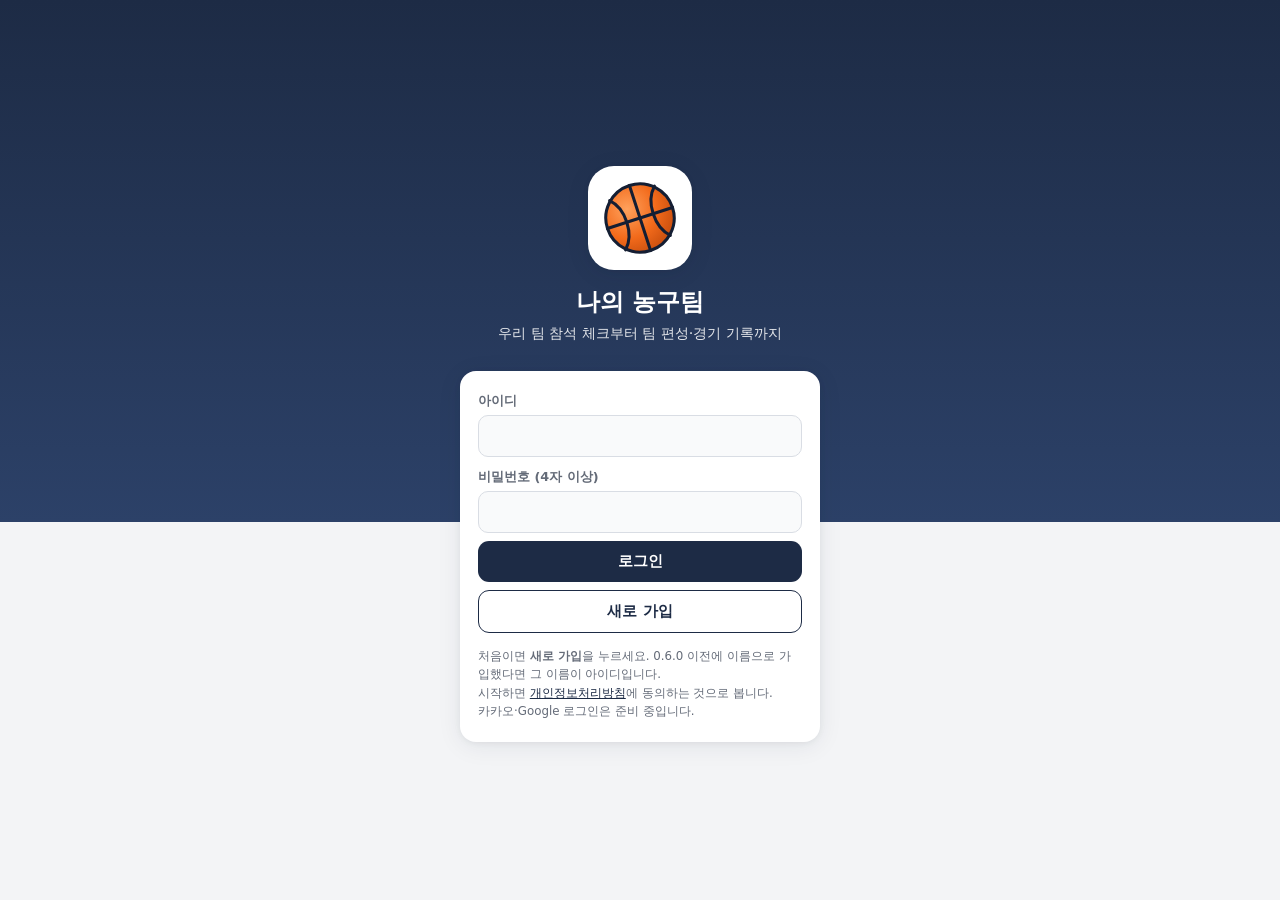
<file: index.html>
<!DOCTYPE html>
<html lang="ko">
<head>
<meta charset="UTF-8">
<meta name="viewport" content="width=device-width, initial-scale=1, viewport-fit=cover">
<meta name="theme-color" content="#1d2b45">
<meta name="format-detection" content="telephone=no">
<title>나의 농구팀</title>
<!-- 카톡 등으로 팀 링크를 보낼 때 미리보기 -->
<meta name="description" content="우리 팀 참석 체크 · 팀 편성 · 경기 기록. 앱이 없어도 로그인하면 바로 참석 체크할 수 있어요.">
<meta property="og:type" content="website">
<meta property="og:title" content="나의 농구팀 · 참석 체크">
<meta property="og:description" content="앱이 없어도 로그인하면 바로 우리 팀 참석 체크·경기 기록을 볼 수 있어요.">
<link rel="stylesheet" href="style.css">
</head>
<body>
<!-- 첫 로딩 화면: 농구공이 튀면서 돈다 (웹페이지와 같은 모양, 첫 화면이 그려지면 app.js 가 닫는다) -->
<div id="splash">
  <div class="bb-wrap">
    <svg class="bb" viewBox="0 0 100 100" role="img" aria-label="불러오는 중">
      <circle cx="50" cy="50" r="45" fill="#f26a1b"/>
      <g fill="none" stroke="#1d2b45" stroke-width="4.5" stroke-linecap="round">
        <circle cx="50" cy="50" r="45"/>
        <path d="M50 5V95"/><path d="M5 50H95"/>
        <path d="M19 16C36 32 36 68 19 84"/>
        <path d="M81 16C64 32 64 68 81 84"/>
      </g>
    </svg>
  </div>
  <div class="bb-sh"></div>
  <div class="bb-tx">불러오는 중...</div>
</div>
<!-- 스크립트가 멈춰도 로딩 화면에 갇히지 않도록 하는 안전장치 -->
<script>setTimeout(function(){var s=document.getElementById('splash');if(s)s.classList.add('gone')},9000)</script>
<div id="app"></div>
<!-- 서버와 주고받는 동안 (0.45초 넘게 걸릴 때만) 가운데에 도는 농구공 -->
<div id="busy" aria-hidden="true"><svg viewBox="0 0 100 100"><circle cx="50" cy="50" r="45" fill="#f26a1b"/><g fill="none" stroke="#1d2b45" stroke-width="5" stroke-linecap="round"><circle cx="50" cy="50" r="45"/><path d="M50 5V95"/><path d="M5 50H95"/><path d="M19 16C36 32 36 68 19 84"/><path d="M81 16C64 32 64 68 81 84"/></g></svg></div>
<div id="toast" role="status" aria-live="polite"></div>
<script src="icons.js"></script>
<script src="config.js"></script>
<script src="data.js"></script>
<script src="remote.js"></script>
<script src="stats.js"></script>
<script src="app.js"></script>
<script src="record.js"></script>
</body>
</html>
</file>
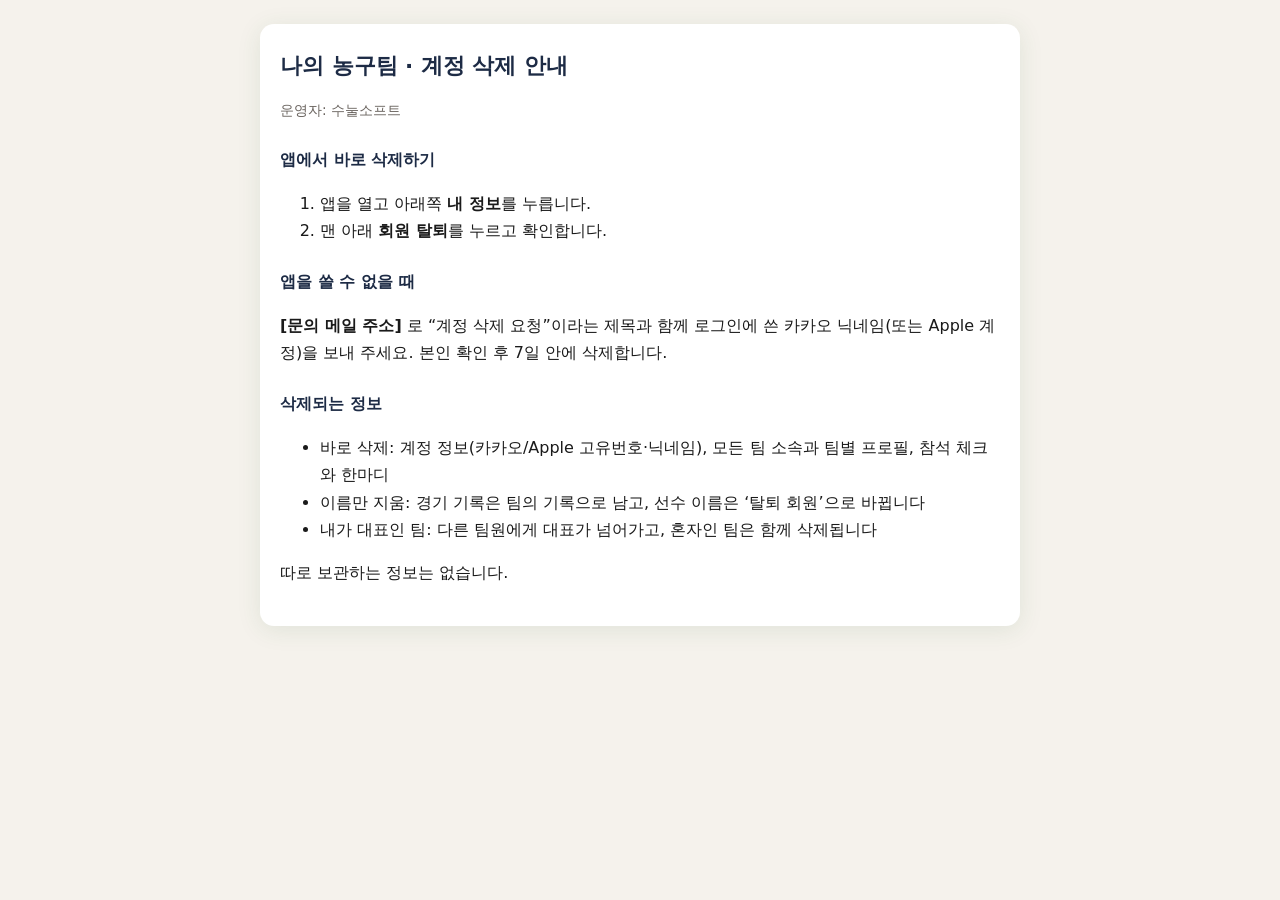
<file: delete-account.html>
<!DOCTYPE html>
<html lang="ko">
<head>
<meta charset="UTF-8">
<meta name="viewport" content="width=device-width, initial-scale=1, viewport-fit=cover">
<title>계정 삭제 - 나의 농구팀</title>
<style>
  body{font-family:system-ui,-apple-system,'Apple SD Gothic Neo','Noto Sans KR','Malgun Gothic',sans-serif;background:#f5f2ec;color:#1a1a1a;margin:0;padding:24px 16px 60px;line-height:1.7}
  .doc{max-width:720px;margin:0 auto;background:#fff;border-radius:14px;padding:24px 20px;box-shadow:0 4px 24px rgba(44,95,46,.1)}
  h1{font-size:1.35rem;color:#1d2b45;margin-top:0}
  h2{font-size:1.02rem;margin:24px 0 6px;color:#1d2b45}
  .muted{color:#6b6560;font-size:.85rem}
</style>
</head>
<body>
<div class="doc">
<h1>나의 농구팀 · 계정 삭제 안내</h1>
<p class="muted">운영자: 수눌소프트</p>

<h2>앱에서 바로 삭제하기</h2>
<ol>
<li>앱을 열고 아래쪽 <b>내 정보</b>를 누릅니다.</li>
<li>맨 아래 <b>회원 탈퇴</b>를 누르고 확인합니다.</li>
</ol>

<h2>앱을 쓸 수 없을 때</h2>
<p><b>[문의 메일 주소]</b> 로 “계정 삭제 요청”이라는 제목과 함께 로그인에 쓴 카카오 닉네임(또는 Apple 계정)을 보내 주세요. 본인 확인 후 7일 안에 삭제합니다.</p>

<h2>삭제되는 정보</h2>
<ul>
<li>바로 삭제: 계정 정보(카카오/Apple 고유번호·닉네임), 모든 팀 소속과 팀별 프로필, 참석 체크와 한마디</li>
<li>이름만 지움: 경기 기록은 팀의 기록으로 남고, 선수 이름은 ‘탈퇴 회원’으로 바뀝니다</li>
<li>내가 대표인 팀: 다른 팀원에게 대표가 넘어가고, 혼자인 팀은 함께 삭제됩니다</li>
</ul>
<p>따로 보관하는 정보는 없습니다.</p>
</div>
</body>
</html>
</file>
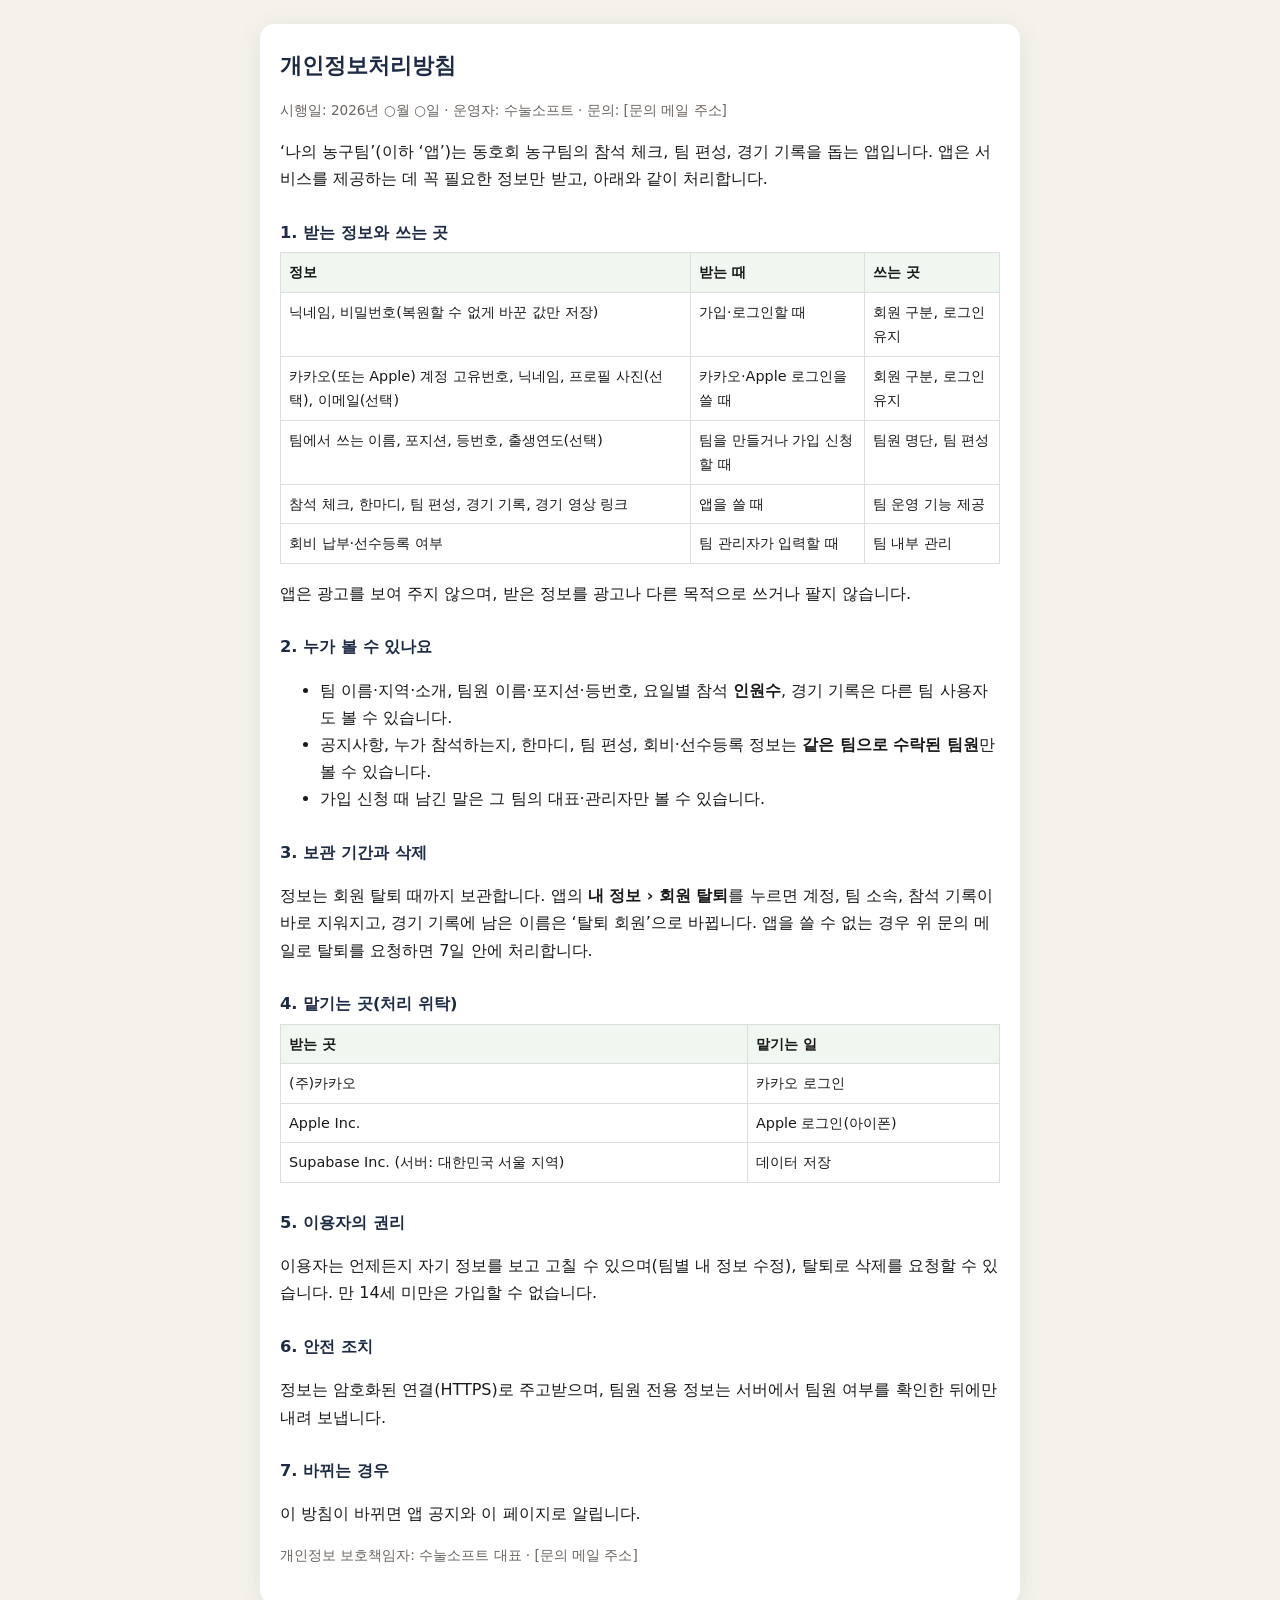
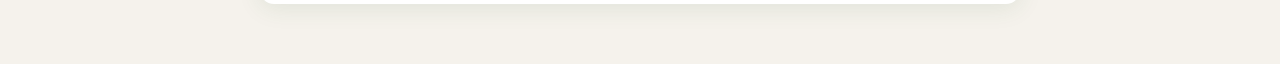
<file: privacy.html>
<!DOCTYPE html>
<html lang="ko">
<head>
<meta charset="UTF-8">
<meta name="viewport" content="width=device-width, initial-scale=1, viewport-fit=cover">
<title>개인정보처리방침 - 나의 농구팀</title>
<style>
  body{font-family:system-ui,-apple-system,'Apple SD Gothic Neo','Noto Sans KR','Malgun Gothic',sans-serif;background:#f5f2ec;color:#1a1a1a;margin:0;padding:24px 16px 60px;line-height:1.7}
  .doc{max-width:720px;margin:0 auto;background:#fff;border-radius:14px;padding:24px 20px;box-shadow:0 4px 24px rgba(44,95,46,.1)}
  h1{font-size:1.35rem;color:#1d2b45;margin-top:0}
  h2{font-size:1.02rem;margin:26px 0 6px;color:#1d2b45}
  table{border-collapse:collapse;width:100%;font-size:.9rem}
  th,td{border:1px solid #ddd;padding:7px 8px;text-align:left;vertical-align:top}
  th{background:#f0f7f0}
  .muted{color:#6b6560;font-size:.85rem}
</style>
</head>
<body>
<div class="doc">
<h1>개인정보처리방침</h1>
<p class="muted">시행일: 2026년 ○월 ○일 · 운영자: 수눌소프트 · 문의: [문의 메일 주소]</p>
<p>‘나의 농구팀’(이하 ‘앱’)는 동호회 농구팀의 참석 체크, 팀 편성, 경기 기록을 돕는 앱입니다. 앱은 서비스를 제공하는 데 꼭 필요한 정보만 받고, 아래와 같이 처리합니다.</p>

<h2>1. 받는 정보와 쓰는 곳</h2>
<table>
<tr><th>정보</th><th>받는 때</th><th>쓰는 곳</th></tr>
<tr><td>닉네임, 비밀번호(복원할 수 없게 바꾼 값만 저장)</td><td>가입·로그인할 때</td><td>회원 구분, 로그인 유지</td></tr>
<tr><td>카카오(또는 Apple) 계정 고유번호, 닉네임, 프로필 사진(선택), 이메일(선택)</td><td>카카오·Apple 로그인을 쓸 때</td><td>회원 구분, 로그인 유지</td></tr>
<tr><td>팀에서 쓰는 이름, 포지션, 등번호, 출생연도(선택)</td><td>팀을 만들거나 가입 신청할 때</td><td>팀원 명단, 팀 편성</td></tr>
<tr><td>참석 체크, 한마디, 팀 편성, 경기 기록, 경기 영상 링크</td><td>앱을 쓸 때</td><td>팀 운영 기능 제공</td></tr>
<tr><td>회비 납부·선수등록 여부</td><td>팀 관리자가 입력할 때</td><td>팀 내부 관리</td></tr>
</table>
<p>앱은 광고를 보여 주지 않으며, 받은 정보를 광고나 다른 목적으로 쓰거나 팔지 않습니다.</p>

<h2>2. 누가 볼 수 있나요</h2>
<ul>
<li>팀 이름·지역·소개, 팀원 이름·포지션·등번호, 요일별 참석 <b>인원수</b>, 경기 기록은 다른 팀 사용자도 볼 수 있습니다.</li>
<li>공지사항, 누가 참석하는지, 한마디, 팀 편성, 회비·선수등록 정보는 <b>같은 팀으로 수락된 팀원</b>만 볼 수 있습니다.</li>
<li>가입 신청 때 남긴 말은 그 팀의 대표·관리자만 볼 수 있습니다.</li>
</ul>

<h2>3. 보관 기간과 삭제</h2>
<p>정보는 회원 탈퇴 때까지 보관합니다. 앱의 <b>내 정보 › 회원 탈퇴</b>를 누르면 계정, 팀 소속, 참석 기록이 바로 지워지고, 경기 기록에 남은 이름은 ‘탈퇴 회원’으로 바뀝니다. 앱을 쓸 수 없는 경우 위 문의 메일로 탈퇴를 요청하면 7일 안에 처리합니다.</p>

<h2>4. 맡기는 곳(처리 위탁)</h2>
<table>
<tr><th>받는 곳</th><th>맡기는 일</th></tr>
<tr><td>(주)카카오</td><td>카카오 로그인</td></tr>
<tr><td>Apple Inc.</td><td>Apple 로그인(아이폰)</td></tr>
<tr><td>Supabase Inc. (서버: 대한민국 서울 지역)</td><td>데이터 저장</td></tr>
</table>

<h2>5. 이용자의 권리</h2>
<p>이용자는 언제든지 자기 정보를 보고 고칠 수 있으며(팀별 내 정보 수정), 탈퇴로 삭제를 요청할 수 있습니다. 만 14세 미만은 가입할 수 없습니다.</p>

<h2>6. 안전 조치</h2>
<p>정보는 암호화된 연결(HTTPS)로 주고받으며, 팀원 전용 정보는 서버에서 팀원 여부를 확인한 뒤에만 내려 보냅니다.</p>

<h2>7. 바뀌는 경우</h2>
<p>이 방침이 바뀌면 앱 공지와 이 페이지로 알립니다.</p>
<p class="muted">개인정보 보호책임자: 수눌소프트 대표 · [문의 메일 주소]</p>
</div>
</body>
</html>
</file>
<file: style.css>
:root{
  --green:#1d2b45; --green-mid:#2c4168; --green-light:#e8edf5; --green-stripe:#f3f6fa;
  --beige:#f3f4f6; --white:#fff; --field:#f9fafb; --border:#d9dde4; --text:#161a22;
  --label:#646b78; --error:#c0392b; --orange:#f26a1b; --accent:#f26a1b; --kakao:#fee500;
  --shadow:0 4px 24px rgba(29,43,69,.08),0 1px 6px rgba(0,0,0,.06);
  --font:system-ui,-apple-system,'Segoe UI',Roboto,'Apple SD Gothic Neo','Noto Sans KR','Malgun Gothic',sans-serif;
  --safe-top:env(safe-area-inset-top,0px); --safe-bottom:env(safe-area-inset-bottom,0px);
}
*,*::before,*::after{box-sizing:border-box;margin:0;padding:0}
html,body{height:100%}
body{font-family:var(--font);background:var(--beige);color:var(--text);-webkit-text-size-adjust:100%;-webkit-tap-highlight-color:transparent;overscroll-behavior-y:none}
button,input,select,textarea{font:inherit;color:inherit}
button{cursor:pointer;border:none;background:none}
#app{min-height:100%;display:flex;flex-direction:column}

/* 상단 바 */
.appbar{position:sticky;top:0;z-index:20;background:var(--bar,var(--green));color:#fff;padding:calc(var(--safe-top) + 10px) 16px 10px;display:flex;align-items:center;gap:10px;box-shadow:0 2px 8px rgba(0,0,0,.12)}
.appbar h1{font-size:1.05rem;font-weight:700;flex:1;min-width:0;overflow:hidden;text-overflow:ellipsis;white-space:nowrap}
.appbar .sub{display:block;font-size:.72rem;font-weight:500;opacity:.8;margin-top:1px}
.appbar .ab-btn{color:#fff;font-size:.8rem;font-weight:600;border:1.5px solid rgba(255,255,255,.55);border-radius:9px;padding:6px 10px;white-space:nowrap}
.appbar .back{font-size:1.3rem;line-height:1;padding:2px 6px 2px 0}

/* 팀 안 탭 */
.tabs{position:sticky;top:var(--ab-h,calc(var(--safe-top) + 52px));z-index:15;background:var(--white);display:flex;overflow-x:auto;scrollbar-width:none;border-bottom:1px solid var(--border)}
.tabs::-webkit-scrollbar{display:none}
.tab{flex:1 0 auto;padding:11px 9px;font-size:.86rem;font-weight:600;color:var(--label);border-bottom:2.5px solid transparent;white-space:nowrap}
.tab.on{color:var(--green);border-bottom-color:var(--green)}
.tab .dot{display:inline-block;min-width:17px;height:17px;padding:0 4px;border-radius:9px;background:var(--error);color:#fff;font-size:.68rem;line-height:17px;margin-left:4px}

main{flex:1;width:100%;max-width:640px;margin:0 auto;padding:14px 14px calc(84px + var(--safe-bottom))}

/* 하단 메뉴 */
.bottom-nav{position:fixed;left:0;right:0;bottom:0;z-index:20;background:var(--white);border-top:1px solid var(--border);display:flex;padding-bottom:var(--safe-bottom)}
.bottom-nav button{flex:1;padding:8px 0 9px;display:flex;flex-direction:column;align-items:center;gap:2px;font-size:.72rem;font-weight:600;color:var(--label)}
.bottom-nav button .ic{font-size:1.25rem;line-height:1.1}
.bottom-nav button.on{color:var(--green)}

/* 카드·공통 */
.card{background:var(--white);border-radius:14px;box-shadow:var(--shadow);padding:16px;margin-bottom:12px}
.card h2{font-size:.98rem;margin-bottom:10px;display:flex;align-items:center;gap:6px}
.card h2 .right{margin-left:auto}
.muted{color:var(--label);font-size:.84rem}
.empty{color:#8b92a0;font-size:.86rem;padding:6px 0}
.row{display:flex;align-items:center;gap:8px}
.wrap{flex-wrap:wrap}
.grow{flex:1;min-width:0}
.mt8{margin-top:8px}.mt12{margin-top:12px}.mt16{margin-top:16px}
.btn{display:inline-flex;align-items:center;justify-content:center;gap:6px;padding:11px 16px;border-radius:11px;font-weight:700;font-size:.92rem;background:var(--green);color:#fff;transition:.15s}
.btn:active{transform:scale(.98)}
.btn:disabled{opacity:.5}
.btn.block{width:100%}
.btn.line{background:var(--white);color:var(--green);border:1.5px solid var(--green)}
.btn.gray{background:#e6e9ee;color:var(--text)}
.btn.danger{background:var(--white);color:var(--error);border:1.5px solid var(--error)}
.btn.sm{padding:7px 11px;font-size:.8rem;border-radius:9px}
.btn.kakao{background:var(--kakao);color:#191600}
.btn.apple{background:#000;color:#fff}
.chip{display:inline-flex;align-items:center;gap:4px;padding:3px 9px;border-radius:20px;font-size:.74rem;font-weight:700;background:var(--green-light);color:var(--green)}
.chip.warn{background:#fdecea;color:var(--error)}
.chip.gray{background:#eee;color:#666}
.chip.orange{background:#fdf0e6;color:#b95a1c}
.lock{display:flex;align-items:center;gap:8px;background:#f4f1eb;border:1px dashed var(--border);border-radius:11px;padding:12px;color:var(--label);font-size:.84rem}

/* 입력 */
label.f{display:block;font-size:.8rem;font-weight:700;color:var(--label);margin:12px 0 5px}
input.in,select.in,textarea.in{width:100%;padding:11px 12px;border:1.5px solid var(--border);border-radius:10px;background:var(--field);font-size:.95rem;outline:none}
input.in:focus,select.in:focus,textarea.in:focus{border-color:var(--green);background:#fff}
textarea.in{min-height:84px;resize:vertical}
.seg{display:flex;gap:6px;flex-wrap:wrap}
.seg button{padding:8px 12px;border-radius:9px;border:1.5px solid var(--border);background:var(--white);font-size:.84rem;font-weight:600}
.seg button.on{border-color:var(--green);background:var(--green);color:#fff}

/* 로그인 */
.login{flex:1;display:flex;flex-direction:column;align-items:center;justify-content:center;padding:calc(var(--safe-top) + 40px) 24px calc(var(--safe-bottom) + 32px);text-align:center;background:linear-gradient(180deg,var(--green) 0%,var(--green-mid) 58%,var(--beige) 58%)}
.login .logo{width:104px;height:104px;border-radius:26px;background:var(--white);display:flex;align-items:center;justify-content:center;box-shadow:var(--shadow);margin-bottom:16px}
.login h1{color:#fff;font-size:1.5rem;margin-bottom:6px}
.login p.lead{color:rgba(255,255,255,.88);font-size:.9rem;margin-bottom:28px}
.login .box{width:100%;max-width:360px;background:var(--white);border-radius:16px;box-shadow:var(--shadow);padding:22px 18px}
.login .box .btn{margin-top:8px}
.login .fine{font-size:.74rem;color:var(--label);margin-top:14px;line-height:1.55}
.login .fine a{color:var(--green)}

/* 팀 목록 */
.team-card{display:flex;gap:12px;align-items:center;padding:13px;border-radius:13px;background:var(--white);box-shadow:var(--shadow);margin-bottom:10px;width:100%;text-align:left}
.team-card .av{width:46px;height:46px;border-radius:12px;background:var(--green-light);color:var(--green);display:flex;align-items:center;justify-content:center;font-weight:800;font-size:1.1rem;flex:none}
.team-card .nm{font-weight:700;font-size:.96rem}
.team-card .ds{font-size:.78rem;color:var(--label);margin-top:2px;overflow:hidden;text-overflow:ellipsis;white-space:nowrap}
.sido-scroll{display:flex;gap:6px;overflow-x:auto;padding-bottom:4px;scrollbar-width:none;margin:0 -14px 10px;padding:0 14px 4px}
.sido-scroll::-webkit-scrollbar{display:none}
.sido-scroll button{flex:none;padding:7px 12px;border-radius:20px;border:1.5px solid var(--border);background:var(--white);font-size:.82rem;font-weight:600}
.sido-scroll button.on{background:var(--green);border-color:var(--green);color:#fff}

/* 참석 */
.summary{display:flex;flex-wrap:wrap;gap:6px}
.summary .s-item{background:var(--green-light);color:var(--green);border-radius:9px;padding:6px 10px;font-size:.82rem;font-weight:600}
.summary .s-item.past{background:#eee;color:#999;text-decoration:line-through}
.summary .s-item b{font-size:.95rem}
.notice{white-space:pre-wrap;line-height:1.6;font-size:.9rem}
.cmt{font-size:.88rem;line-height:1.5;padding:6px 0;border-bottom:1px dashed #e7e2da}
.cmt:last-child{border-bottom:none}
.day-block{border:1.5px solid var(--border);border-radius:12px;padding:12px;margin-bottom:8px;background:var(--field);display:flex;gap:10px;align-items:flex-start;width:100%;text-align:left}
.day-block.on{border-color:var(--green);background:var(--green-stripe)}
.day-block.past{opacity:.55}
.day-block .ck{width:22px;height:22px;border-radius:6px;border:2px solid var(--border);flex:none;display:flex;align-items:center;justify-content:center;color:#fff;font-size:.8rem;margin-top:1px;background:#fff}
.day-block.on .ck{background:var(--green);border-color:var(--green)}
.day-block .dt{font-weight:700}
.day-block .dd{font-size:.8rem;color:var(--label);margin-top:2px}
.me-card{display:flex;flex-wrap:wrap;gap:6px 14px;font-size:.84rem;background:var(--green-stripe);border-radius:11px;padding:10px 12px}
.me-card b{color:var(--label);margin-right:4px;font-weight:600}
.prev{background:#fff8e6;border:1px solid #f1d58d;color:#7a5b00;border-radius:10px;padding:9px 11px;font-size:.82rem;margin-top:8px}

/* 현황 */
.st-sec{border-top:1px solid #eee;padding:12px 0}
.st-sec:first-of-type{border-top:none;padding-top:0}
.st-sec h3{font-size:.92rem;margin-bottom:6px}
.st-line{font-size:.84rem;line-height:1.6}
.tag{display:inline-block;font-size:.7rem;font-weight:700;border-radius:6px;padding:1px 6px;margin-right:6px}
.tag.yes{background:var(--green);color:#fff}.tag.no{background:#c3c8d1;color:#fff}.tag.none{background:#f1c27d;color:#5a3a00}

/* 팀원 목록 */
.mem{display:flex;align-items:center;gap:10px;padding:10px 0;border-bottom:1px solid #eceef2;width:100%;text-align:left}
.mem:last-child{border-bottom:none}
.mem .no{width:34px;height:34px;border-radius:50%;background:var(--green-light);color:var(--green);font-weight:800;font-size:.82rem;display:flex;align-items:center;justify-content:center;flex:none}
.mem .nm{font-weight:700;font-size:.92rem}
.mem .ds{font-size:.76rem;color:var(--label)}

/* 게시판 */
.post{border-bottom:1px solid #eee;padding:12px 0}
.post:last-child{border-bottom:none}
.post .hd{display:flex;align-items:center;gap:8px;font-size:.8rem;color:var(--label)}
.post .hd b{color:var(--text);font-size:.88rem}
.post .bd{white-space:pre-wrap;line-height:1.55;margin:6px 0;font-size:.92rem}
.post .cm{background:#f5f6f8;border-radius:9px;padding:7px 10px;margin-top:5px;font-size:.84rem;display:flex;gap:6px;align-items:flex-start}
.post .cm .x{margin-left:auto;color:#aaa;font-size:.8rem}
.linkbtn{color:var(--label);font-size:.78rem;text-decoration:underline}

/* 팀 편성 */
.pick{display:flex;flex-wrap:wrap;gap:6px}
.pick button{padding:7px 11px;border-radius:20px;border:1.5px solid var(--border);background:#fff;font-size:.84rem;font-weight:600}
.pick button.on{background:var(--green);border-color:var(--green);color:#fff}
.pick button.guest.on{background:var(--orange);border-color:var(--orange)}
.tg-grid{display:grid;grid-template-columns:repeat(auto-fit,minmax(140px,1fr));gap:10px}
.tg-team{border-radius:12px;border:2px solid var(--border);padding:10px;background:#fff}
.tg-team h4{font-size:.9rem;margin-bottom:6px;display:flex;align-items:center;gap:6px}
.tg-team .pl{font-size:.86rem;padding:5px 0;border-bottom:1px dashed #eee;display:flex;gap:6px;width:100%;text-align:left}
.swatch{width:14px;height:14px;border-radius:4px;border:1px solid #bbb;display:inline-block;flex:none}

/* 경기 기록 */
.game{display:flex;align-items:center;gap:10px;padding:11px 0;border-bottom:1px solid #eceef2;width:100%;text-align:left}
.game:last-child{border-bottom:none}
.game .sc{font-weight:800;font-size:1rem;margin-left:auto;white-space:nowrap}
.scoreboard{display:flex;align-items:center;justify-content:center;gap:16px;padding:6px 0 12px}
.scoreboard .t{text-align:center}
.scoreboard .t .n{font-size:.82rem;font-weight:700;display:flex;align-items:center;gap:5px;justify-content:center}
.scoreboard .t .p{font-size:2rem;font-weight:800;line-height:1.1}
.sheet{width:100%;border-collapse:collapse;font-size:.82rem}
.sheet th,.sheet td{padding:6px 3px;text-align:center;border-bottom:1px solid #eee}
.sheet th{color:var(--label);font-weight:600;font-size:.74rem;white-space:nowrap}
.sheet td.nm{text-align:left;font-weight:700;white-space:nowrap;max-width:90px;overflow:hidden;text-overflow:ellipsis}
.sheet tr.tot td{font-weight:800;background:#f5f6f8}
.sheet-wrap{overflow-x:auto;margin:0 -4px}
.statpad{display:grid;grid-template-columns:repeat(3,1fr);gap:6px;margin-top:10px}
.statpad button{padding:12px 0;border-radius:10px;background:var(--green-light);color:var(--green);font-weight:800;font-size:.9rem}
.statpad button.pt{background:var(--green);color:#fff}
.statpad button.miss{background:#eceef2;color:#646b78}
.statpad button.neg{background:#fdecea;color:var(--error)}
.statpad button.undo{grid-column:1/-1;background:#e6e9ee;color:var(--text);font-size:.82rem;white-space:nowrap}

/* 팀 편성: 분배 조건 (같은 팀·다른 팀) */
.tgc-hd{font-size:.8rem;font-weight:700;margin:10px 0 6px}
.tgc-hd.same{color:var(--green)}.tgc-hd.diff{color:var(--error)}
.tgc-row{display:flex;gap:6px;flex-wrap:wrap;align-items:center;margin-bottom:6px}
.tgc-row select.in{flex:1 1 110px;min-width:0;width:auto;padding:8px 6px;font-size:.84rem}
.pick button small{font-weight:500;opacity:.8}
/* 팀 편성: 실력 균형 배정 */
.btn.skill{background:#5b3a7a}
.tg-skill{font-size:.7rem;font-weight:600;color:#5b3a7a;margin:-2px 0 4px}
.tg-skill span{font-weight:500;color:#8a7a98}
.tg-skill .strong{color:#c0392b}.tg-skill .weak{color:#1565c0}
.tg-skill-info{background:#f6f1fa;border:1.5px solid #d9c8e8;border-radius:12px;padding:12px 14px;margin:4px 0 12px;font-size:.8rem;line-height:1.6;color:#3d2a50}
.tg-skill-info .hd{font-weight:800;color:#5b3a7a;font-size:.88rem;margin-bottom:6px}
.tg-skill-info ol{margin:0;padding-left:18px}
.tg-skill-info li{margin:3px 0}
.tg-skill-info ul{margin:4px 0 0;padding-left:16px;color:#5a4a68}
.tg-skill-info summary{cursor:pointer;font-weight:700;color:#5b3a7a;margin-top:4px}

/* 선수 기록·선수 지표 표 */
.ps-note{font-size:.78rem;color:var(--label);line-height:1.6}
.ps-note b{color:var(--text)}
.ps-key{padding:1px 7px;border-radius:5px}
.ps-help{margin:8px 0;border:1px solid var(--border);border-radius:10px;background:#f8f9fb;padding:8px 10px}
.ps-help summary{cursor:pointer;font-weight:700;color:var(--green);font-size:.84rem;padding:2px 0}
.ps-help[open] summary{margin-bottom:8px}
.ps-wrap{overflow-x:auto;margin:6px -4px 0;-webkit-overflow-scrolling:touch}
.ps-tbl{border-collapse:separate;border-spacing:0;font-size:.78rem;white-space:nowrap}
.ps-tbl th{background:var(--green);color:#fff;padding:5px 8px;font-size:.72rem;font-weight:700;text-align:center;line-height:1.25;vertical-align:middle}
.ps-tbl th small{display:block;font-weight:600;opacity:.8;font-size:.6rem}
.ps-tbl th.ps-sort.on{box-shadow:inset 0 -3px 0 #ffd43b}
.ps-tbl .ps-arw{font-size:.6rem;margin-left:2px;color:#ffd43b}
.ps-tbl td{padding:7px 8px;text-align:center;border-bottom:1px solid #eee;background:#fff}
.ps-tbl tbody tr:nth-child(even) td{background:#f7f8fa}
.ps-tbl tfoot td{font-weight:700;background:#f5f6f8}
.ps-tbl .ps-name{position:sticky;left:0;z-index:1;text-align:left;font-weight:700}
.ps-tbl th.ps-name{z-index:2}
.ps-tbl .ps-nb{font-weight:700;color:var(--green);text-decoration:underline;text-underline-offset:3px;font-size:inherit;padding:2px 0}
.ps-tbl td.ps-pts{font-weight:800}
.ps-top,.ps-tbl td.ps-top,.ps-tbl tbody tr:nth-child(even) td.ps-top{background:#d5ecd5;color:#1d5620;font-weight:700}
.ps-bad,.ps-tbl td.ps-bad,.ps-tbl tbody tr:nth-child(even) td.ps-bad{background:#fadbd6;color:#a2301f;font-weight:700}
.ps-up{color:#2f9e44;font-size:.6rem;margin-left:2px}
.ps-up.ps-down{color:#1c7ed6}
.ps-win{color:var(--green)}.ps-lose{color:#d9480f;font-weight:700}
/* 칸을 누르면 그 줄(같은 선수)을 노랗게 표시 */
.ps-tbl tr.ps-sel td,.ps-tbl tbody tr.ps-sel:nth-child(even) td{background:#ffeeb0;box-shadow:inset 0 2px 0 #f0a500,inset 0 -2px 0 #f0a500}
.ps-tbl tr.ps-sel td.ps-top,.ps-tbl tbody tr.ps-sel:nth-child(even) td.ps-top{background:#cfe8cf}
.ps-tbl tr.ps-sel td.ps-bad,.ps-tbl tbody tr.ps-sel:nth-child(even) td.ps-bad{background:#f8dad5}
.av-tbl thead tr.av-grp th{background:#141f33;font-size:.66rem;padding:3px 4px}
.av-tbl th.av-공격,.av-tag.av-공격{background:#2f5f8a}
.av-tbl th.av-수비,.av-tag.av-수비{background:#7a4b1e}
.av-tbl th.av-종합,.av-tag.av-종합{background:#5b3a7a}
.ps-tbl td.av-neg{color:#b03a2e}
.av-info{margin:6px 0 8px;border:1.5px solid #f0c94a;background:#fffbea;border-radius:10px;padding:9px 12px;font-size:.8rem;line-height:1.55}
.av-info>div{margin-top:3px}
.av-info small,.av-help-tbl small{color:var(--label)}
.av-info-hd{display:flex;align-items:center;gap:7px;font-size:.9rem;margin-top:0!important}
.av-tag{color:#fff;font-size:.7rem;font-weight:700;padding:1px 8px;border-radius:100px}
.av-info-lb{display:inline-block;min-width:48px;font-weight:700;color:var(--green);margin-right:4px}
.av-info-x{margin-left:auto;font-size:.95rem;color:var(--label);padding:0 4px}
.av-help-tbl td{white-space:normal;vertical-align:top}
.av-help-tbl td.av-l{text-align:left;min-width:160px;max-width:280px;line-height:1.45}
/* 선수 평가 카드 */
.ev-card{border:1.5px solid #d5deea;background:#f4f7fb;border-radius:12px;padding:12px 14px;margin:4px 0 12px}
.ev-hd{display:flex;align-items:center;gap:8px;flex-wrap:wrap}
.ev-type{background:var(--green);color:#fff;font-weight:800;font-size:.8rem;padding:3px 11px;border-radius:100px}
.ev-date{font-size:.72rem;color:var(--label);margin-left:auto}
.ev-line{margin:9px 0 8px;font-size:.9rem;font-weight:700;color:#1d2b45;line-height:1.5}
.ev-cols{display:grid;grid-template-columns:1fr 1fr;gap:10px}
@media(max-width:420px){.ev-cols{grid-template-columns:1fr}}
.ev-lb{font-size:.78rem;font-weight:800;margin-bottom:3px}
.ev-lb.good{color:#1d5620}.ev-lb.bad{color:#a2551b}.ev-lb.up{color:#2f5f8a;margin-top:8px}
.ev-ul{margin:0;padding-left:18px;font-size:.8rem;line-height:1.6}
.ev-none{font-size:.78rem;color:#9aa1ad}
.ev-foot{font-size:.68rem;color:var(--label);margin-top:9px}
.plist{display:flex;flex-wrap:wrap;gap:6px}
.plist button{padding:8px 10px;border-radius:9px;border:2px solid var(--border);background:#fff;font-size:.82rem;font-weight:700;display:flex;align-items:center;gap:5px}
.plist button.on{border-color:var(--green);box-shadow:0 0 0 2px var(--green) inset}
.plist button small{font-weight:600;color:var(--label)}

/* 대화상자·토스트 */
.modal-bg{position:fixed;inset:0;background:rgba(0,0,0,.45);z-index:50;display:flex;align-items:flex-end;justify-content:center;animation:fade .15s}
.modal{background:var(--white);width:100%;max-width:520px;max-height:88vh;overflow-y:auto;border-radius:18px 18px 0 0;padding:18px 18px calc(18px + var(--safe-bottom));animation:up .2s}
.modal h3{font-size:1.02rem;margin-bottom:8px}
.modal .acts{display:flex;gap:8px;margin-top:16px}
.modal .acts .btn{flex:1}
@media(min-width:600px){.modal-bg{align-items:center}.modal{border-radius:18px}}
@keyframes fade{from{opacity:0}}@keyframes up{from{transform:translateY(30px);opacity:.4}}
#toast{position:fixed;left:50%;bottom:calc(92px + var(--safe-bottom));transform:translateX(-50%);z-index:60;background:#222;color:#fff;padding:10px 16px;border-radius:10px;font-size:.86rem;opacity:0;pointer-events:none;transition:.2s;max-width:90vw;text-align:center}
#toast.show{opacity:1}
#toast.error{background:var(--error)}
#toast.success{background:var(--green)}
.demo-bar{background:#fff8e6;color:#7a5b00;font-size:.74rem;text-align:center;padding:5px 10px;border-bottom:1px solid #f1d58d}

/* =========================================================
 *  기록 입력(기록지) · 선수 기록 창 (record.js)
 * ========================================================= */
/* 화면 전체를 덮는 창 */
body.has-full{overflow:hidden}
#full{position:fixed;inset:0;z-index:40;background:var(--beige);overflow:auto;-webkit-overflow-scrolling:touch}
.full-in{max-width:1100px;margin:0 auto;padding:calc(var(--safe-top) + 12px) 12px calc(var(--safe-bottom) + 24px)}
.acts{display:flex;gap:8px;margin-top:16px}
.acts .btn{flex:1}
.btn.save{background:#1565c0}
/* 가로 보기: 세로로 든 채 창을 90도 돌려 그린다 (크기는 JS 가 재서 --rot-w/--rot-h 로 넣어 준다) */
/* 바깥 창(#full·대화상자 배경)은 화면 크기 그대로 두고 넘친 부분을 잘라야 한다.
   돌리기 전 상자 폭(= 화면 높이)이 화면보다 넓으면 앱이 페이지를 넓게 잡고 축소해서 왼쪽 반에만 그려진다 */
html.rot-html,body.rot{overflow:hidden}
body.rot #full{overflow:hidden;transform:translateZ(0)}
body.rot .full-in{position:absolute;top:0;left:0;width:var(--rot-w);height:var(--rot-h);max-width:none;margin:0;overflow:auto;-webkit-overflow-scrolling:touch;
  transform-origin:0 0;transform:rotate(90deg) translateY(-100%);padding:10px 14px 18px}
body.rot .modal-bg{overflow:hidden;transform:translateZ(0);align-items:center;justify-content:center}
body.rot .modal{flex:none;width:min(520px,calc(var(--rot-w) - 40px));max-width:none;max-height:calc(var(--rot-h) - 24px);border-radius:16px;padding-bottom:18px;animation:none;transform:rotate(90deg)}
body.rot #toast{left:34px;top:50%;bottom:auto;transform:translate(-50%,-50%) rotate(90deg)}

.rs-hd{display:flex;align-items:center;gap:8px;flex-wrap:wrap;margin-bottom:10px}
.rs-hd h3{font-size:1.05rem}
.rs-sub{font-size:.76rem;color:var(--label)}
.rs-hd-r{margin-left:auto;display:flex;gap:6px;flex-wrap:wrap;align-items:center}
.rs-tool{display:inline-flex;align-items:center;justify-content:center;gap:4px;padding:8px 12px;border-radius:9px;border:1.5px solid var(--border);background:#fff;font-size:.82rem;font-weight:700;color:var(--text);text-decoration:none;white-space:nowrap}
.rs-tool.warn{border-color:#f0c94a;background:#fffbea;color:#7a5b00}
.rs-tool.vid{border-color:#f3b4b4;color:#c62828}
.rs-tool.go{background:var(--green);border-color:var(--green);color:#fff}
.rs-foot{text-align:center;margin-top:16px}
.rs-foot .rs-tool{padding:9px 36px}
.rs-whobox{background:var(--green-stripe);border-radius:10px;padding:10px 12px;font-size:.92rem;display:flex;gap:8px;align-items:center;flex-wrap:wrap}
.rs-modepick{display:grid;gap:8px}
.rs-modebtn{text-align:left;border:2px solid var(--border);border-radius:12px;padding:11px 13px;background:#fff}
.rs-modebtn b{display:block;font-size:.94rem}
.rs-modebtn span{display:block;font-size:.8rem;color:var(--label);margin-top:3px;line-height:1.45}
.rs-modebtn.on{border-color:var(--green);background:var(--green-stripe)}
.rs-who{font-size:.78rem;color:var(--label);display:inline-flex;align-items:center;gap:6px}
.rs-who button{border:1px solid var(--border);border-radius:7px;padding:3px 8px;font-size:.74rem;background:#fff;font-weight:700}
.rs-dateline{display:flex;align-items:center;gap:8px;background:var(--green);color:#fff;border-radius:11px;padding:9px 13px;margin-bottom:10px}
.rs-dateline .dl-lbl{font-size:.74rem;opacity:.85}
.rs-dateline .dl-date{font-weight:800;font-size:1.02rem}
.rs-dateline .dl-day{font-size:.8rem;background:rgba(255,255,255,.2);border-radius:20px;padding:2px 9px}
.rs-prog{background:#fff;border:1px solid var(--border);border-radius:12px;padding:10px 12px;margin-bottom:10px;font-size:.82rem}
.rs-prog .pg-hd{display:flex;align-items:center;gap:6px;font-weight:700;margin-bottom:4px}
.rs-prog .pg-next{margin-left:auto;background:var(--green-light);color:var(--green);border-radius:20px;padding:2px 9px;font-size:.74rem}
.rs-prog .pg-empty{color:#8b92a0}
.rs-pg{display:flex;align-items:center;gap:6px;flex-wrap:wrap;width:100%;text-align:left;padding:6px 4px;border-top:1px solid #eceef2;font-size:.82rem}
.rs-pg.cur{background:#fffbea;border-radius:8px}
.rs-pg .g{font-weight:800;min-width:44px}
.rs-pg .sc{font-weight:800}
.rs-pg .wait{color:#b95a1c}
.rs-pg .now{color:#7a5b00;font-size:.74rem;font-weight:700}
.rs-pg .who{margin-left:auto;color:#8b92a0;font-size:.72rem}
.rs-chip{display:inline-block;padding:2px 9px;border-radius:20px;font-size:.76rem;font-weight:800;border:1px solid rgba(0,0,0,.18)}
.rs-warn{background:#fff8e6;border:1px solid #f1d58d;color:#7a5b00;border-radius:10px;padding:9px 11px;font-size:.82rem;margin-top:10px;line-height:1.5}
.rs-card{border:1.5px solid var(--border);border-radius:12px;padding:10px;margin-top:10px;background:#fff}
.rs-card h5{display:flex;align-items:center;gap:6px;font-size:.86rem;margin-bottom:8px;flex-wrap:wrap}
.rs-card h5 .cnt{font-weight:600;color:var(--label);font-size:.8rem;margin-right:auto}
.rs-mini{border:1.5px solid var(--green);color:var(--green);border-radius:8px;padding:4px 9px;font-size:.76rem;font-weight:700;background:#fff}
.rs-mini.del{border-color:var(--error);color:var(--error)}
.rs-plist{display:flex;flex-wrap:wrap;gap:6px}
.rs-pchip{display:inline-flex;align-items:center;gap:5px;background:var(--green-stripe);border:1px solid #d5deea;border-radius:9px;padding:5px 5px 5px 8px;font-size:.84rem;font-weight:600}
.rs-pchip.guest{background:#fdf0e6;border-color:#f1d2b5}
.rs-pchip button{width:22px;height:22px;border-radius:50%;background:rgba(0,0,0,.08);font-size:.7rem;line-height:1}
.pos{display:inline-block;min-width:16px;text-align:center;font-size:.66rem;font-weight:800;color:#fff;background:#7b8391;border-radius:4px;padding:1px 3px}
.rs-empty{color:#8b92a0;font-size:.82rem}
.rs-g{display:inline-block;margin-left:4px;font-size:.62rem;font-weight:800;color:#b95a1c;background:#fdf0e6;border-radius:4px;padding:0 4px}
.rs-sw{display:flex;gap:7px;flex-wrap:wrap;align-items:center}
.rs-swb{width:32px;height:32px;border-radius:50%;border:2px solid #cdd1d8}
.rs-swb.on{box-shadow:0 0 0 3px var(--green)}
.rs-colorin{width:38px;height:32px;padding:0;border:1px solid #ddd;border-radius:6px;background:none}
.rs-inline{display:flex;align-items:center;gap:10px}
.rs-inline .muted{font-size:.78rem;line-height:1.45}
.rs-resume{background:var(--green-stripe);border-radius:10px;padding:10px 12px;font-size:.86rem;line-height:1.7;margin-top:10px}

/* 기록지 */
.rs-toolbar{background:var(--beige);padding-bottom:6px}
body:not(.rot) #full.sheet .rs-toolbar{position:sticky;top:0;z-index:5;padding-top:calc(var(--safe-top) + 8px);margin-top:calc(-1 * (var(--safe-top) + 12px))}
.rs-toolbar .rs-hd{margin-bottom:6px}
.rs-score{display:flex;align-items:stretch;gap:6px;margin-bottom:6px}
.rs-score .sc{flex:1;display:flex;align-items:center;justify-content:center;gap:10px;border-radius:12px;padding:7px 10px;border:2px solid rgba(0,0,0,.2);position:relative;min-width:0}
.rs-score .sc.off{opacity:.55}
.rs-score .sc.on{box-shadow:0 0 0 3px #ffd43b}
.rs-score .sc-t{font-weight:800;font-size:.86rem}
.rs-score .sc-n{font-weight:800;font-size:1.6rem;line-height:1}
.rs-score .sc-e{position:absolute;right:7px;top:4px;font-size:.7rem}
.rs-score .sc-vs{align-self:center;font-size:.7rem;font-weight:800;color:var(--label)}
.rs-row{display:flex;gap:6px;margin-bottom:6px}
.rs-row>*{flex:1}
.rs-mbtn{padding:9px 0;border-radius:9px;border:2px solid var(--border);background:#fff;font-weight:800;font-size:.86rem}
.rs-mbtn.on{background:var(--green);border-color:var(--green);color:#fff}
.rs-mbtn.minus.on{background:var(--error);border-color:var(--error)}
.rs-toolbar.minus{box-shadow:inset 0 -3px 0 var(--error)}
.rs-tblwrap{overflow-x:auto;-webkit-overflow-scrolling:touch;border-radius:10px;border:1px solid var(--border);background:#fff}
.rs-tbl{border-collapse:separate;border-spacing:0;white-space:nowrap;font-size:.86rem}
.rs-tbl th{padding:4px 6px;font-size:.72rem;font-weight:800;text-align:center;min-width:44px}
.rs-tbl th.ko{font-size:.6rem;font-weight:600;line-height:1.2;opacity:.9;padding-top:0}
.rs-tbl .rs-name{position:sticky;left:0;z-index:1;text-align:left;min-width:76px;max-width:104px;background:#fff;border-right:1px solid var(--border)}
.rs-tbl td{height:42px;text-align:center;border-top:1px solid #eee;border-left:1px solid #eef0f3;font-weight:700}
.rs-tbl td.rs-name{padding:0}
.rs-nbtn{display:flex;align-items:center;width:100%;height:42px;padding:0 7px;font-weight:700;font-size:.84rem;text-align:left}
.rs-nbtn .nm{overflow:hidden;text-overflow:ellipsis}
.rs-tbl td.rs-cell{cursor:pointer;font-size:.98rem;user-select:none;-webkit-user-select:none}
.rs-tbl td.rs-cell.zero{color:#c3c8d1;font-weight:500}
.rs-tbl td.rs-cell:active{background:var(--green-light)}
.rs-tbl td.rs-cell.hit{animation:rshit .36s}
.rs-minus .rs-tbl td.rs-cell{background:#fff5f4}
.rs-minus .rs-tbl td.rs-cell.hit{animation:rshitm .36s}
@keyframes rshit{from{background:#8fd694}}
@keyframes rshitm{from{background:#f3a59b}}
.rs-tbl td.rs-ro{background:#f5f6f8;color:#646b78;font-size:.8rem}
.rs-tbl td.rs-pts{background:#eceef2;color:var(--text);font-weight:800;font-size:.98rem}
.rs-tbl tfoot td{background:#eceef2;font-weight:800;border-top:2px solid var(--border)}
.rs-tbl tfoot td.rs-name{padding:0 7px;background:#eceef2}
.rs-tbl td.rs-none{padding:16px;color:#aaa;font-size:.85rem;font-weight:500}
/* 가로 보기: 툴바를 한 줄로 줄이고 표를 촘촘하게 */
body.rot .rs-toolbar{display:flex;flex-wrap:wrap;gap:6px;align-items:center}
body.rot .rs-toolbar .rs-hd{flex:1 1 100%;margin:0}
body.rot .rs-toolbar .rs-hd h3{font-size:.9rem}
body.rot .rs-row{display:contents}
body.rot .rs-row>*{flex:0 0 auto;padding:6px 10px}
body.rot .rs-score{flex:1 1 200px;margin:0}
body.rot .rs-score .sc{padding:3px 8px}
body.rot .rs-score .sc-n{font-size:1.2rem}
body.rot .rs-tbl td,body.rot .rs-nbtn{height:34px}
body.rot.rot-sm .rs-tbl td,body.rot.rot-sm .rs-nbtn{height:30px}
body.rot .rs-tbl th{min-width:40px}

/* 달력 */
.ps-calhd{display:flex;align-items:center;justify-content:space-between;margin:6px 0 8px;font-weight:800}
.ps-calhd button{width:38px;height:34px;border-radius:9px;border:1.5px solid var(--border);font-size:1.1rem;background:#fff}
.ps-cwd,.ps-cal{display:grid;grid-template-columns:repeat(7,1fr);gap:4px;text-align:center}
.ps-cwd{font-size:.72rem;color:var(--label);margin-bottom:4px}
.ps-cd{padding:9px 0;border-radius:9px;font-size:.88rem;color:#bbb;background:#f5f6f8;position:relative}
.ps-cd.empty{background:none}
.ps-cd.has{background:var(--green);color:#fff;font-weight:800;cursor:pointer}
.ps-cd[data-act]{cursor:pointer;color:var(--text)}
.ps-cd.has[data-act]{color:#fff}
.ps-cd.off{opacity:.35}
.ps-cd.sel{box-shadow:0 0 0 3px #ffd43b}
.ps-cd.vid::after{content:'▶';position:absolute;right:3px;bottom:1px;font-size:.5rem;color:#ffd43b}
/* 영상 링크 · 날짜별 보기 */
.ps-yt{color:#c62828;font-weight:700;text-decoration:none;font-size:.9em}
.ps-ytg{margin-left:auto;color:inherit;font-weight:700;font-size:.78rem;text-decoration:none;border:1px solid currentColor;border-radius:20px;padding:1px 9px}
.ps-gtitle{display:flex;align-items:center;gap:8px;border-radius:10px 10px 0 0;padding:6px 11px;font-weight:800;font-size:.84rem;margin-top:14px;border:1px solid rgba(0,0,0,.18)}
.ps-gtitle .who{margin-left:auto;font-weight:600;font-size:.74rem;opacity:.85}
.ps-gtitle+.ps-wrap{margin-top:0}
.ps-chiprow{display:flex;flex-wrap:wrap;gap:5px;margin:6px 0 8px}
.ps-chip{background:var(--green-light);color:var(--green);border-radius:20px;padding:3px 10px;font-size:.78rem;font-weight:600}
.game .sc{font-size:.9rem;font-weight:500}
.game .sc b{font-size:1rem}

/* =========================================================
 *  디자인 정리: 선 아이콘 · 강조색 · 팀 로고
 * ========================================================= */
.i{width:1.15em;height:1.15em;vertical-align:-.2em;flex:none;fill:none;stroke:currentColor;stroke-width:2;stroke-linecap:round;stroke-linejoin:round;display:inline-block}
.card h2>.i,.rs-hd h3>.i,.modal h3>.i{color:var(--accent);width:1.2em;height:1.2em}
.bottom-nav .ic{display:block;line-height:1}
.bottom-nav .ic .i{width:23px;height:23px}
.bottom-nav button.on{color:var(--accent)}
.tab.on{border-bottom-color:var(--accent)}
.seg button .i,.btn .i,.rs-tool .i{width:1.1em;height:1.1em}
.tag.yes{background:#2f9e44}
.ps-yt .i,.ps-ytg .i{width:.9em;height:.9em;vertical-align:-.1em}
.ev-lb .i{width:1em;height:1em}
.btn.google{background:#fff;color:#1f1f1f;border:1.5px solid var(--border);margin-top:8px}
.chip.blue{background:#e7f0ff;color:#1c5fbf}
/* 팀 로고 */
.av img{width:100%;height:100%;object-fit:cover;border-radius:inherit;display:block}
.av.lg{width:64px;height:64px;border-radius:16px;background:var(--green-light);color:var(--green);display:flex;align-items:center;justify-content:center;font-weight:800;font-size:1.5rem;flex:none;overflow:hidden}
.av.sm{width:34px;height:34px;border-radius:10px;background:var(--green-light);color:var(--green);display:flex;align-items:center;justify-content:center;font-weight:800;font-size:.86rem;flex:none;overflow:hidden}
.team-card .av{overflow:hidden}
.av .muted{font-size:.7rem;font-weight:500}
.logo-row{gap:10px}
.logo-btns{display:flex;flex-wrap:wrap;gap:6px;flex:1;min-width:0}
.logo-btns [hidden]{display:none}
/* 로고 자르기 창 */
.lc-stage{position:relative;width:280px;height:280px;margin:12px auto 0;overflow:hidden;border-radius:12px;background:#fff;touch-action:none;cursor:grab;user-select:none;
  box-shadow:0 0 0 1px var(--border)}
.lc-stage.clear{background:repeating-conic-gradient(#e9ecf0 0 25%,#fff 0 50%) 0 0/16px 16px}
.lc-stage img{position:absolute;max-width:none;pointer-events:none}
/* 네모 칸(220px) 밖은 어둡게 — 잘려 나갈 부분 */
.lc-frame{position:absolute;left:30px;top:30px;width:220px;height:220px;border:2px dashed #fff;border-radius:12px;pointer-events:none;box-shadow:0 0 0 400px rgba(20,26,38,.45)}
.lc-zoom{display:flex;align-items:center;gap:8px;margin-top:12px;font-size:.74rem;color:var(--label);font-weight:600}
.lc-zoom input{flex:1;accent-color:var(--accent)}
.lc-opts{display:flex;flex-wrap:wrap;align-items:center;gap:6px;margin-top:10px}
.lc-bg{margin-left:auto;display:flex;align-items:center;gap:4px;font-size:.76rem;color:var(--label);font-weight:600}
.lc-bg button{border:1.5px solid var(--border);border-radius:8px;padding:4px 9px;font-size:.76rem;font-weight:700;background:#fff}
.lc-bg button.on{border-color:var(--green);background:var(--green);color:#fff}
/* 농구하는 날: 하루씩 상자로 나눔 (머리줄 = 번호 · 요일 · 이번 주 날짜 · 지우기) */
[data-day-row] select.in{flex:0 0 80px!important;padding-left:8px;padding-right:4px}
[data-day-row] input[type=time]{padding-left:8px;padding-right:6px}
.day-box{border:1.5px solid var(--border);border-left:5px solid var(--accent);border-radius:12px;padding:10px 12px 12px;margin-top:14px;background:#fff;box-shadow:0 1px 4px rgba(0,0,0,.05)}
.day-box:first-child{margin-top:4px}
.day-hd{display:flex;align-items:center;gap:8px;margin-bottom:9px;padding-bottom:8px;border-bottom:1px dashed var(--border)}
.day-no{width:22px;height:22px;border-radius:50%;background:var(--green);color:#fff;font-size:.74rem;font-weight:800;display:flex;align-items:center;justify-content:center;flex:none}
.day-when{flex:1;min-width:0;display:flex;align-items:baseline;gap:8px;flex-wrap:wrap}
.day-when b{font-size:.98rem}
.day-date{font-size:.76rem;color:var(--label);font-weight:600}
.day-hd .btn.sm{padding:5px 9px;font-size:.74rem}

/* 가장 가까운 농구하는 날: 안은 흰색 그대로, 크기와 테두리 색으로만 부각 */
.summary .s-item.next{flex:1 1 100%;display:flex;align-items:center;gap:10px;flex-wrap:wrap;background:#fff;color:var(--green);border:2px solid var(--accent);border-radius:12px;padding:10px 14px;font-size:.95rem;font-weight:700}
.s-item.next .s-day{display:flex;flex-direction:column;flex:1;min-width:0}
.s-item.next .s-day small{font-size:.74rem;font-weight:500;color:var(--label);margin-top:1px}
.s-item.next .s-cnt{font-size:.9rem;white-space:nowrap}
.summary .s-item.next .s-cnt b{font-size:1.9rem;line-height:1;margin-right:2px}
.s-badge{display:inline-block;background:var(--accent);color:#fff;font-size:.68rem;font-weight:800;border-radius:20px;padding:2px 9px;flex:none}
.s-item.next .s-badge{flex-basis:100%;max-width:max-content}
.st-sec.next{background:#fff;border:2px solid var(--accent);border-radius:12px;padding:12px;margin:2px 0 10px}
.st-sec.next h3{font-size:1.06rem;margin:0 0 8px}
/* 팀원 목록: 휴식회원은 회색 바탕 */
.mem.rest{background:#eceef1;border-radius:10px;padding:10px 8px;border-bottom-color:#fff}
.mem.rest .no{background:#d9dde3;color:#6b7280}
.st-sec.next .st-line{font-size:.9rem}
.st-sec.next+.st-sec{border-top:none}
.st-sec.past{opacity:.55}

/* 팀원 정렬 */
.mem-sort{display:flex;gap:6px;overflow-x:auto;scrollbar-width:none;padding-bottom:2px}
.mem-sort::-webkit-scrollbar{display:none}
.mem-sort button{flex:none;padding:6px 11px;border-radius:20px;border:1.5px solid var(--border);background:#fff;font-size:.78rem;font-weight:700;color:var(--label)}
.mem-sort button.on{background:var(--green);border-color:var(--green);color:#fff}
.mem-how{font-size:.72rem;color:var(--label);margin:6px 0 2px}
.mem-grp{font-size:.76rem;font-weight:800;color:var(--green);background:var(--green-stripe);border-radius:7px;padding:4px 9px;margin-top:10px}
.mem-grp span{font-weight:600;color:var(--label)}

/* 팀 편성: 참가자 접기·펼치기 (G-F-C 줄) */
.tg-pool{border:1.5px solid var(--border);border-radius:12px;background:#fff}
.tg-pool summary{cursor:pointer;display:flex;align-items:center;gap:10px;padding:10px 12px;font-size:.9rem;list-style:none}
.tg-pool summary::-webkit-details-marker{display:none}
.tg-pool summary::after{content:'펼치기 ▾';margin-left:auto;font-size:.76rem;font-weight:700;color:var(--green)}
.tg-pool[open] summary::after{content:'접기 ▴'}
.tg-pool[open] summary{border-bottom:1px solid #eceef2}
.tg-cnt{font-size:.8rem;color:var(--label);font-weight:600}
.tg-off{font-size:.74rem;color:var(--error);font-weight:700}
.tg-pool>.tg-pos-row,.tg-pool>.empty{margin:0 12px}
.tg-pos-row{padding:9px 0;border-bottom:1px dashed #eceef2}
.tg-pos-row:last-child{border-bottom:none}
/* 이름 옆 포지션 글자 G·F·C (색으로도 구분) */
.pl-pos{display:inline-block;min-width:17px;text-align:center;font-size:.68rem!important;font-weight:800!important;opacity:1!important;margin-right:5px;padding:1px 4px;border-radius:5px;color:#fff;background:#7b8391;line-height:1.3}
.pl-pos.pos-G{background:#2f6fb5}.pl-pos.pos-F{background:#2f9e44}.pl-pos.pos-C{background:#c2410c}
.pick button:not(.on) .pl-pos{opacity:.55!important}

/* 팀 색상 고르기 */
.theme-grid{display:grid;grid-template-columns:repeat(auto-fill,minmax(140px,1fr));gap:8px}
.theme-opt{display:flex;align-items:center;gap:8px;padding:8px 10px;border:2px solid var(--border);border-radius:10px;background:#fff;font-size:.8rem;font-weight:700;text-align:left}
.theme-opt.on{border-color:var(--accent);box-shadow:0 0 0 2px var(--accent) inset}
.th-sw{display:flex;flex:none;border-radius:6px;overflow:hidden;border:1px solid rgba(0,0,0,.15)}
.th-sw i{display:block;width:16px;height:22px}
.th-custom{display:flex;gap:16px;flex-wrap:wrap;font-size:.84rem;font-weight:700;color:var(--label)}
.th-custom label{display:flex;align-items:center;gap:8px}
.th-custom input[type=color]{width:44px;height:34px;padding:0;border:1px solid var(--border);border-radius:8px;background:none}

/* 상단 바 오른쪽 위 팀 로고 */
.ab-logo{width:38px;height:38px;border-radius:10px;overflow:hidden;flex:none;background:#fff;box-shadow:0 0 0 2px rgba(255,255,255,.5)}
.ab-logo img{width:100%;height:100%;object-fit:cover;display:block}
.ab-logo.sz-s{width:30px;height:30px;border-radius:8px}
.ab-logo.sz-l{width:48px;height:48px;border-radius:12px}
.ab-logo.sz-xl{width:58px;height:58px;border-radius:14px}
.ab-logo.no-border{box-shadow:none;border-radius:0;background:transparent}
/* 상단 바를 로고 배경색과 하나로 (흰 로고면 흰 상단 바) */
.appbar.blend{box-shadow:0 1px 0 rgba(0,0,0,.06)}
.appbar.blend.light,.bar-light .appbar:not(.blend){color:var(--text)}
.appbar.blend.light .ab-btn,.bar-light .appbar:not(.blend) .ab-btn{color:var(--text);border-color:rgba(0,0,0,.25)}
.appbar.blend.light .sub,.bar-light .appbar:not(.blend) .sub{color:var(--label);opacity:1}
.bar-light .appbar:not(.blend){box-shadow:0 1px 0 rgba(0,0,0,.08)}
.bar-light .appbar:not(.blend) .ab-logo:not(.no-border),.appbar.blend.light .ab-logo:not(.no-border){box-shadow:0 0 0 1.5px rgba(0,0,0,.12)}
/* 로고 설정 */
.logo-opts{display:grid;grid-template-columns:1fr 1fr;gap:4px 10px}
.logo-opts label.f{margin-top:8px}
.lg-bg{display:inline-block;width:14px;height:14px;border-radius:4px;border:1px solid rgba(0,0,0,.2);vertical-align:-2px;margin-left:4px}

/* 경기 목록: 날짜별 접기 */
.gday{border:1.5px solid var(--border);border-radius:11px;margin-top:8px;background:#fff}
.gday summary{cursor:pointer;display:flex;align-items:center;gap:8px;padding:10px 12px;list-style:none;font-size:.9rem}
.gday summary::-webkit-details-marker{display:none}
.gday summary::before{content:'▸';color:var(--label);font-size:.8rem;transition:.15s}
.gday[open] summary::before{transform:rotate(90deg)}
.gday[open] summary{border-bottom:1px solid #eceef2;background:var(--green-stripe);border-radius:10px 10px 0 0}
.gd-date{font-weight:800}
.gd-n{font-size:.78rem;color:var(--label);font-weight:600}
.gd-list{padding:0 12px}

/* 로그인 · 새로 가입 */
.lg-hd{font-size:1rem;margin-bottom:12px;display:flex;align-items:center;gap:6px}
.lg-hd .i{color:var(--accent)}
.lg-opt{margin-top:14px;border:1px dashed var(--border);border-radius:11px;padding:4px 12px 12px;background:var(--field)}
.lg-opt-hd{font-size:.78rem;font-weight:800;color:var(--green);margin-top:8px}
.lg-opt-hd span{font-weight:500;color:var(--label)}

/* 로딩: 농구공이 튀면서 돈다 (첫 화면 #splash · 서버와 주고받을 때 #busy) */
#splash{position:fixed;inset:0;z-index:2500;display:flex;flex-direction:column;align-items:center;justify-content:center;background:var(--beige);transition:opacity .35s ease}
#splash.gone{opacity:0;pointer-events:none;visibility:hidden}
.bb-wrap{width:72px;height:72px;margin-bottom:9px;animation:bbUp .6s cubic-bezier(.33,0,.66,1) infinite alternate}
.bb{width:100%;height:100%;display:block;animation:bbSpin 1.2s linear infinite}
.bb-sh{width:50px;height:9px;border-radius:50%;background:#1d2b45;opacity:.45;animation:bbSh .6s cubic-bezier(.33,0,.66,1) infinite alternate}
.bb-tx{margin-top:20px;font-size:.86rem;font-weight:600;color:#1d2b45}
@keyframes bbSpin{to{transform:rotate(360deg)}}
@keyframes bbUp{from{transform:translateY(4px)}to{transform:translateY(-24px)}}
@keyframes bbSh{from{transform:scaleX(1);opacity:.45}to{transform:scaleX(.6);opacity:.16}}
#busy{position:fixed;left:50%;top:42%;z-index:98;width:64px;height:64px;margin:-32px 0 0 -32px;border-radius:50%;background:rgba(255,255,255,.92);box-shadow:0 4px 18px rgba(0,0,0,.16);display:flex;align-items:center;justify-content:center;pointer-events:none;opacity:0;visibility:hidden}
#busy svg{width:40px;height:40px;animation:bbSpin 1s linear infinite}
body.net-busy #busy{animation:busyIn .2s .45s forwards} /* 0.45초 넘게 걸릴 때만 보인다 (빠른 저장은 깜빡이지 않게) */
@keyframes busyIn{from{opacity:0;visibility:visible}to{opacity:1;visibility:visible}}
@media(prefers-reduced-motion:reduce){.bb-wrap,.bb,.bb-sh,#busy svg{animation:none}}

/* ===== 0.7.0 ===== */
/* 선수 기록 화면: 선수 기록 / 선수 지표 버튼 */
.ps-seg{display:flex;gap:6px;margin:0 0 10px}
.ps-seg button{flex:1;display:inline-flex;align-items:center;justify-content:center;gap:5px;padding:10px 8px;border-radius:10px;border:1.5px solid var(--border);background:#fff;font-size:.9rem;font-weight:700;color:var(--text)}
.ps-seg button .i{width:1.1em;height:1.1em}
.ps-seg button.on{background:var(--green);border-color:var(--green);color:#fff}
/* 머리줄 고정: 표 상자 안에서 위아래·좌우로 움직이고, 머리줄(항목 이름)과 선수 이름 칸은 늘 보인다 */
.ps-tbl thead{position:sticky;top:0;z-index:3}
.ps-fix{overflow:auto;max-height:calc(100vh - var(--safe-top) - var(--safe-bottom) - 150px);max-height:calc(100dvh - var(--safe-top) - var(--safe-bottom) - 150px);overscroll-behavior:contain;border-radius:8px;box-shadow:0 0 0 1px #e6e8ec}
body.rot .ps-fix{max-height:calc(var(--rot-h) - 110px)}
.ps-fix .ps-tbl{min-width:100%}
/* 로그인: 아이디 안내 · 팀 링크로 들어온 경우 */
.lg-hint{font-weight:500;color:var(--label);font-size:.74rem;margin-left:4px}
.go-note{display:flex;gap:8px;align-items:flex-start;text-align:left;margin:0 auto 12px;max-width:380px;width:100%;padding:10px 12px;border-radius:11px;background:#fff7ed;border:1px solid #fed7aa;color:#7c2d12;font-size:.84rem;line-height:1.45}
.go-note .i{flex:none;width:1.2em;height:1.2em;margin-top:1px;color:var(--accent)}
/* 팀 링크 카드 */
.link-box{margin-top:8px;padding:9px 11px;border-radius:9px;background:var(--field);border:1px dashed var(--border);font-size:.8rem;word-break:break-all;color:var(--text);user-select:all}
.mem.rest .chip{background:#fff}

/* ===== 참석 탭 (11-26 개편: 공지=게시판 · 참석 인원 · 한마디=카톡 · 참석 체크 접힘) ===== */
.att .card{margin-bottom:7px}
.att .fold-more{margin-left:auto;font-size:.72rem;font-weight:700;display:inline-flex;align-items:center;gap:3px;white-space:nowrap}

/* 1. 공지사항 = 게시판 (5줄 넘으면 접고 '더보기') */
.att .nb{padding:0;overflow:hidden;cursor:pointer}
.att .nb-hd{display:flex;align-items:center;gap:7px;padding:8px 14px;background:var(--green);color:#fff;font-weight:800;font-size:.92rem}
.att .nb-hd .i{color:var(--accent);width:1.15em;height:1.15em}
.att .nb-hd .fold-more{color:rgba(255,255,255,.85)}
.att .nb-body{position:relative;padding:3px 14px 5px 28px;background:#fffdf6;
background-image:repeating-linear-gradient(180deg,transparent 0 21px,#efe7d3 21px 22px);background-position:0 3px;
white-space:pre-wrap;line-height:22px;font-size:.84rem;color:#2b2f38}
.att .nb-body::before{content:'';position:absolute;left:17px;top:0;bottom:0;width:2px;background:#f4b9a3}
.att .nb.clamp .nb-body{max-height:118px;overflow:hidden} /* 5줄 */
.att .nb.empty .nb-hd .fold-more{font-weight:600}
.att .nb.clamp .nb-body::after{content:'';position:absolute;left:0;right:0;bottom:0;height:12px;background:linear-gradient(rgba(255,253,246,0),#fffdf6)}
.att .nb-tag{display:inline-block;background:var(--accent);color:#fff;font-size:.66rem;font-weight:800;border-radius:5px;padding:0 6px;margin-right:6px;line-height:1.6;vertical-align:1px}

/* 2. 참석 인원 = 간결 + 가장 눈에 띄게 */
.att .cnt{border:2px solid var(--green);padding:10px 11px}
.att .cnt-hd{display:flex;align-items:center;gap:6px;margin-bottom:8px}
.att .cnt-hd h2{margin:0;font-size:.94rem}
.att .cnt-hd .btn{margin-left:auto;padding:5px 10px}
.att .cnt-hd .btn:disabled{opacity:1;background:#e6e9ee;color:#9aa1ad;border-color:#e6e9ee}
.att .cnt-row{display:flex;gap:7px;overflow-x:auto;scrollbar-width:none;padding-bottom:2px}
.att .ct{position:relative;flex:1 0 76px;border-radius:12px;background:var(--green-light);color:var(--green);padding:5px 4px 5px;text-align:center;border:2px solid transparent;transition:.15s}
.att .ct .w{font-size:.76rem;font-weight:800}
.att .ct .w small{font-weight:600;opacity:.7;margin-left:3px}
.att .ct .n{font-size:1.65rem;font-weight:900;line-height:1.05;margin-top:2px;letter-spacing:-1px}
.att .ct .n span{font-size:.76rem;font-weight:700;margin-left:1px;letter-spacing:0}
.att .ct .tm{font-size:.66rem;font-weight:600;opacity:.75}
.att .ct.next{background:var(--accent);color:#fff}
.att .ct.past{background:#eef0f3;color:#9aa1ad}
.att .ct.on{border-color:var(--green);box-shadow:0 3px 10px rgba(29,43,69,.18)}
.att .cnt-hint{font-size:.7rem;font-weight:500;color:var(--label);margin-left:4px}
.att .cnt-who{margin-top:10px;background:var(--green-stripe);border-radius:11px;padding:10px 11px}
.att .cnt-who .t{font-size:.78rem;font-weight:800;color:var(--green);margin-bottom:7px}
.att .cnt-who .t span{font-weight:600;color:var(--label)}
.att .who-list{display:flex;flex-wrap:wrap;gap:5px}
.att .who{background:#fff;border:1px solid #d5deea;border-radius:20px;padding:2px 9px;font-size:.78rem;font-weight:600}
.att .who.g{border-style:dashed;color:var(--label)}

/* 3. 한마디 = 카카오톡 채팅 (접힘: 최근 5개 · 펼침: 전부 + 스크롤 + 입력창) */
.att .kk-card{padding:0;overflow:hidden}
.att .kk-hd{display:flex;align-items:center;gap:6px;padding:8px 14px;font-weight:800;font-size:.94rem;cursor:pointer}
.att .kk-hd .i{color:var(--accent);width:1.15em;height:1.15em}
.att .kk-hd small{font-weight:500;font-size:.7rem;color:var(--label)}
.att .kk-hd .fold-more{color:var(--green)}
.att .kk{background:#b2c7da;padding:10px 10px 2px;cursor:pointer}
.att .kk-card.open .kk{max-height:300px;overflow-y:auto;cursor:auto}
.att .kk-day{text-align:center;margin:0 0 9px}
.att .kk-day span{background:rgba(0,0,0,.14);color:#fff;font-size:.66rem;border-radius:20px;padding:2px 9px}
.att .kk-m{display:flex;gap:7px;margin-bottom:8px;align-items:flex-start}
.att .kk-av{width:32px;height:32px;border-radius:12px;background:#fff;color:var(--green);display:flex;align-items:center;justify-content:center;font-weight:800;font-size:.76rem;flex:none}
.att .kk-c{min-width:0}
.att .kk-nm{font-size:.7rem;color:#3a4657;margin:0 0 3px}
.att .kk-line{display:flex;align-items:flex-end;gap:5px}
.att .kk-b{background:#fff;border-radius:4px 14px 14px 14px;padding:6px 10px;font-size:.84rem;line-height:1.4;max-width:220px;word-break:break-word;color:#191919}
.att .kk-card:not(.open) .kk-b{white-space:nowrap;overflow:hidden;text-overflow:ellipsis} /* 접힘: 한 줄만 */
/* 접힘: 이름과 말풍선을 한 줄로 (높이 줄이기) */
.att .kk-card:not(.open) .kk-m{align-items:center;margin-bottom:3px}
.att .kk-card:not(.open) .kk-av{width:24px;height:24px;border-radius:9px;font-size:.66rem}
.att .kk-card:not(.open) .kk-b{padding:2px 9px;font-size:.8rem}
.att .kk-card:not(.open) .kk-nm{font-size:.68rem}
.att .kk-card:not(.open) .kk-c{display:flex;align-items:center;gap:6px;flex:1}
.att .kk-card:not(.open) .kk-nm{margin:0;white-space:nowrap;font-weight:700}
.att .kk-card:not(.open) .kk-line{min-width:0}
.att .kk-card:not(.open) .kk-b{max-width:100%}
.att .kk-card:not(.open) .kk{padding:7px 10px 3px}
.att .kk-empty{margin-left:auto;font-size:.74rem;font-weight:700;color:var(--green);border:1.5px solid var(--green);border-radius:8px;padding:3px 9px;background:#fff}
.att .kk-hd .none{font-weight:500;font-size:.76rem;color:var(--label)}
.att .kk-tm{font-size:.62rem;color:#4b5a70;white-space:nowrap}
.att .kk-m.me{justify-content:flex-end}
.att .kk-m.me .kk-line{flex-direction:row-reverse}
.att .kk-m.me .kk-b{background:#fee500;border-radius:14px 4px 14px 14px}
.att .kk-more{display:block;width:100%;background:#a5bcd1;color:#2b3a4f;font-size:.74rem;font-weight:700;padding:5px 0;text-align:center}
.att .kk-in{display:flex;gap:6px;padding:8px 10px;background:#fff;border-top:1px solid #e3e6eb}
.att .kk-in input{flex:1;min-width:0;border:none;background:#f3f4f6;border-radius:18px;padding:8px 13px;font-size:.84rem;outline:none}
.att .kk-in button{background:#fee500;color:#3c1e1e;font-weight:800;font-size:.8rem;border-radius:18px;padding:0 14px}

/* 4. 참석 체크 = 접힘 */
.att .ckf{padding:0;overflow:hidden}
.att .ckf-hd{display:flex;align-items:center;gap:10px;width:100%;padding:8px 14px;text-align:left}
.att .ckf-ic{width:32px;height:32px;border-radius:10px;background:var(--green);color:#fff;display:flex;align-items:center;justify-content:center;flex:none}
.att .ckf-ic .i{width:1.15em;height:1.15em}
.att .ckf-t{font-weight:800;font-size:.94rem}
.att .ckf-s{font-size:.74rem;margin-top:1px;color:var(--label)}
.att .ckf-s b{color:var(--green)}
.att .ckf-s.todo b{color:var(--error)}
.att .ckf-ar{margin-left:auto;color:var(--label);font-size:.9rem;transition:.2s}
.att .ckf.open .ckf-ar{transform:rotate(180deg)}
.att .ckf.todo{border:2px solid var(--accent)}
.att .ckf.todo .ckf-ic{background:var(--accent)}
.att .ckf-body{display:none;padding:0 14px 14px;border-top:1px solid #eceef2}
.att .ckf.open .ckf-body{display:block}
.att .ckf-body .me-card{margin-top:12px}
/* 앱에서 더한 것: 버튼 안 span 을 줄로 · 접힌 한마디는 최근 5개만 · 입력창은 펼쳤을 때만 */
.att .ct{display:block;font:inherit}
.att .ct>span{display:block}
.att .ckf-t,.att .ckf-s{display:block}
.att .kk-card:not(.open) .kk-m.old,.att .kk-card:not(.open) .kk-day,.att .kk-card:not(.open) .kk-in,.att .kk-card:not(.open) .kk-fold{display:none}
.att .kk-card.open .kk-more{display:none}
.att .kk-card.many .kk-hd{cursor:pointer}
.att .kk-card:not(.many) .kk-hd{cursor:default}
.att .nb:not([data-act]){cursor:default}
.att .ct.next .w small{opacity:.85}
.st-sec.flash{animation:stflash 1.6s ease}
@keyframes stflash{0%,40%{box-shadow:0 0 0 3px var(--accent)}100%{box-shadow:0 0 0 0 transparent}}
/* 팀 색상: 주 색 ↔ 강조 색 바꾸기 */
.th-custom{align-items:center}
.th-swap{padding:6px 10px}
.th-swap .i{width:1.1em;height:1.1em}
/* 문의 (다른 팀·사람 → 대표): 접힌 줄 = 종류·보낸 사람·마지막 글, 펼치면 말풍선 */
.mt-list .mt-hd{font-size:.8rem;font-weight:800;color:var(--green);margin-bottom:6px}
.mt{border:1.5px solid var(--border);border-radius:11px;margin-top:8px;background:#fff;overflow:hidden}
.mt.unread{border-color:var(--accent)}
.mt summary{display:flex;align-items:center;gap:8px;padding:9px 11px;cursor:pointer;list-style:none}
.mt summary::-webkit-details-marker{display:none}
.mt[open] summary{border-bottom:1px solid #eceef2;background:var(--green-stripe)}
.mt-type{flex:none;font-size:.68rem;font-weight:800;border-radius:6px;padding:2px 7px;color:#fff;background:#7b8391}
.mt-type.t-guest{background:#2f6fb5}.mt-type.t-match{background:#c2410c}
.mt-sum{display:flex;flex-direction:column;min-width:0}
.mt-sum b{font-size:.86rem;white-space:nowrap;overflow:hidden;text-overflow:ellipsis}
.mt-sum small{font-size:.74rem;color:var(--label);white-space:nowrap;overflow:hidden;text-overflow:ellipsis}
.mt-new{flex:none;background:var(--accent);color:#fff;font-size:.64rem;font-weight:800;border-radius:20px;padding:1px 7px}
.mt-at{flex:none;font-size:.68rem;color:var(--label)}
.mt-body{padding:10px 11px 11px;background:#f7f8fa}
.mt-m{display:flex;flex-direction:column;margin-bottom:8px;max-width:86%}
.mt-m.me{margin-left:auto;align-items:flex-end}
.mt-nm{font-size:.68rem;color:var(--label);margin-bottom:2px}
.mt-b{background:#fff;border:1px solid #e3e6eb;border-radius:4px 13px 13px 13px;padding:7px 10px;font-size:.86rem;line-height:1.45;white-space:pre-wrap;word-break:break-word}
.mt-m.me .mt-b{background:var(--green-light);border-color:transparent;border-radius:13px 4px 13px 13px}
.mt-in textarea{min-height:60px;background:#fff}
/* 임원 권한 */
.perm-box{margin-top:10px;border:1.5px solid var(--border);border-radius:11px;padding:8px 12px 10px;background:var(--field)}
.perm-box[hidden]{display:none}
.perm-hd{display:flex;align-items:center;gap:6px;font-size:.8rem;font-weight:800;color:var(--green);margin-bottom:4px}
.perm-hd span{font-weight:500;color:var(--label)}
.perm-hd .linkbtn{margin-left:auto}
.perm-row{display:flex;align-items:center;gap:8px;font-size:.86rem;padding:5px 0}
.perm-row input{width:18px;height:18px;accent-color:var(--green)}
.perm-chips{display:flex;flex-wrap:wrap;gap:6px}
/* 현황 탭: 요일별 참석자를 팀 편성 참가자처럼 G·F·C 줄로 */
.st-pool{border:1px solid #e3e6eb;border-radius:11px;background:#fff;padding:0 10px;margin:6px 0 8px}
.st-pick span{display:inline-flex;align-items:center;padding:6px 11px;border-radius:20px;border:1.5px solid var(--green);background:var(--green);color:#fff;font-size:.84rem;font-weight:600}
.st-pick span.guest{background:var(--orange);border-color:var(--orange)}
.st-pick span small{font-weight:500;opacity:.85;margin-left:3px}
.st-line .tg-cnt{align-self:center}
/* PC(넓은 화면): 선수 기록·선수별·날짜별 표가 가로 스크롤 없이 모든 열이 보이게 — 창을 넓히고 칸 여백을 줄인다 */
@media(min-width:900px){
  body:not(.rot) .full-in{max-width:1500px}
  body:not(.rot) #full .ps-tbl th,body:not(.rot) #full .ps-tbl td{padding-left:5px;padding-right:5px}
  body:not(.rot) #full .ps-tbl th{white-space:normal;word-break:keep-all} /* 머리줄 설명('자유투 성공률' 등)은 두 줄로 접어 칸 폭을 줄인다 */
}
@media(min-width:900px) and (max-width:1180px){
  body:not(.rot) #full .ps-tbl{font-size:.74rem}
  body:not(.rot) #full .ps-tbl th{font-size:.68rem}
}
/* PC 기록 입력: 웹 기록지처럼 한 화면에 — 위 두 줄 도구막대, 표는 화면 폭 가득, 줄 높이는 낮게(선수가 많아도 두 팀이 한 화면에) */
@media(min-width:900px){
  body:not(.rot) #full.sheet .full-in{max-width:1500px}
  .rs-toolbar.wide .rs-hd{margin-bottom:6px}
  .rs-toolbar.wide .rs-top{display:grid;grid-template-columns:minmax(0,5.4fr) minmax(0,1.6fr) minmax(0,1.6fr) auto;gap:8px;margin-bottom:8px}
  .rs-toolbar.wide .rs-top .rs-score{margin:0}
  .rs-toolbar.wide .rs-top .sc{border-radius:10px;padding:6px 14px}
  .rs-toolbar.wide .rs-top .sc-n{font-size:1.5rem}
  .rs-toolbar.wide .rs-top .rs-mbtn{font-size:1rem;border-radius:10px}
  .rs-toolbar.wide .rs-top .rs-tool.warn{padding:0 16px}
  .rs-toolbar.wide .rs-tools{display:grid;grid-template-columns:1fr 1fr 1fr 2fr 2fr;gap:8px;margin-bottom:8px}
  .rs-toolbar.wide .rs-tools .rs-tool{padding:9px 10px}
  .rs-toolbar.wide+#rsTables .rs-tblwrap{overflow-x:visible}
  .rs-toolbar.wide+#rsTables .rs-tbl{width:100%;table-layout:fixed}
  .rs-toolbar.wide+#rsTables .rs-tbl th{min-width:0;padding:3px 2px}
  .rs-toolbar.wide+#rsTables .rs-tbl th.ko{white-space:normal;word-break:keep-all}
  .rs-toolbar.wide+#rsTables .rs-tbl .rs-name{width:9%;min-width:0;max-width:none}
  .rs-toolbar.wide+#rsTables .rs-tbl td,.rs-toolbar.wide+#rsTables .rs-nbtn{height:29px;padding-top:0;padding-bottom:0}
  .rs-toolbar.wide~.rs-foot{display:none} /* 닫기는 위 제목줄 오른쪽에 */
  .rs-toolbar.wide~.ps-note{margin-top:6px}
  .rs-toolbar.wide+#rsTables .rs-tbl td.rs-cell{font-size:.92rem}
  .rs-toolbar.wide+#rsTables .rs-tbl td.rs-cell:hover{background:var(--green-light)}
}
</file>
